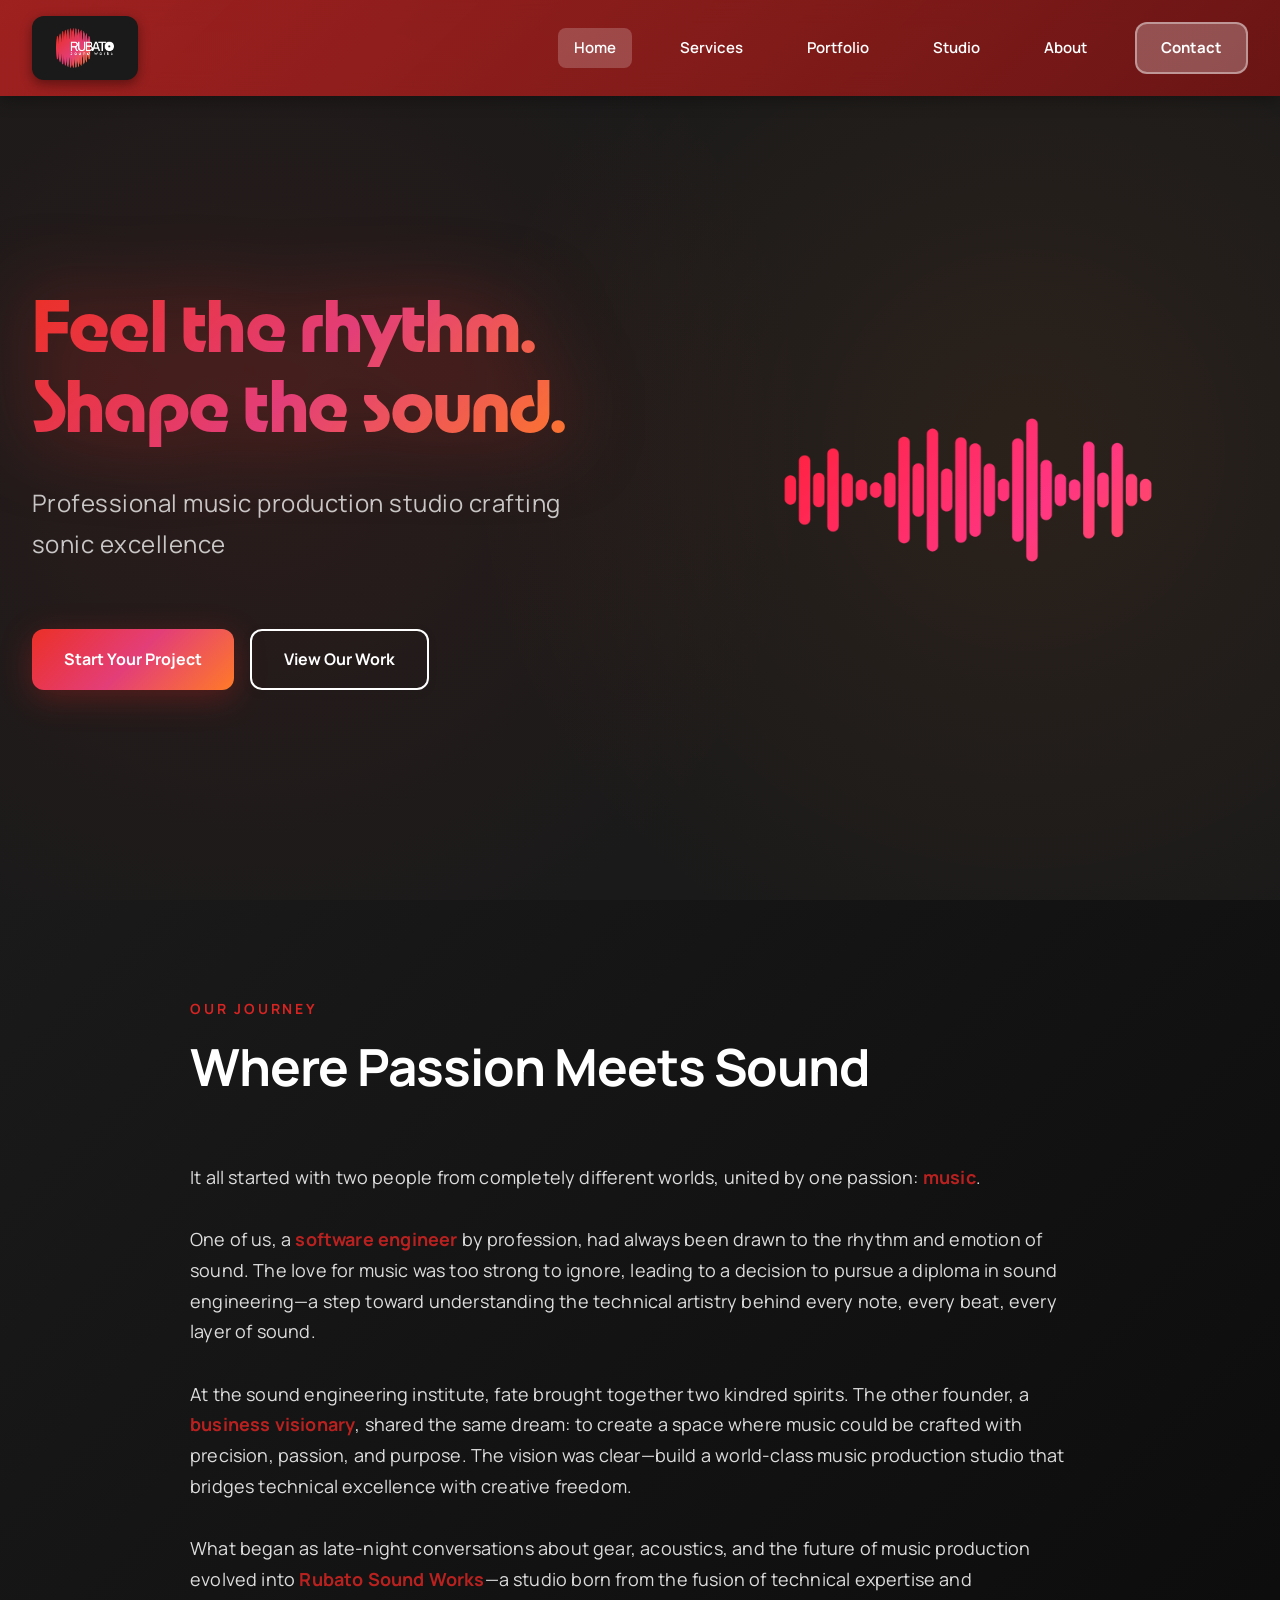
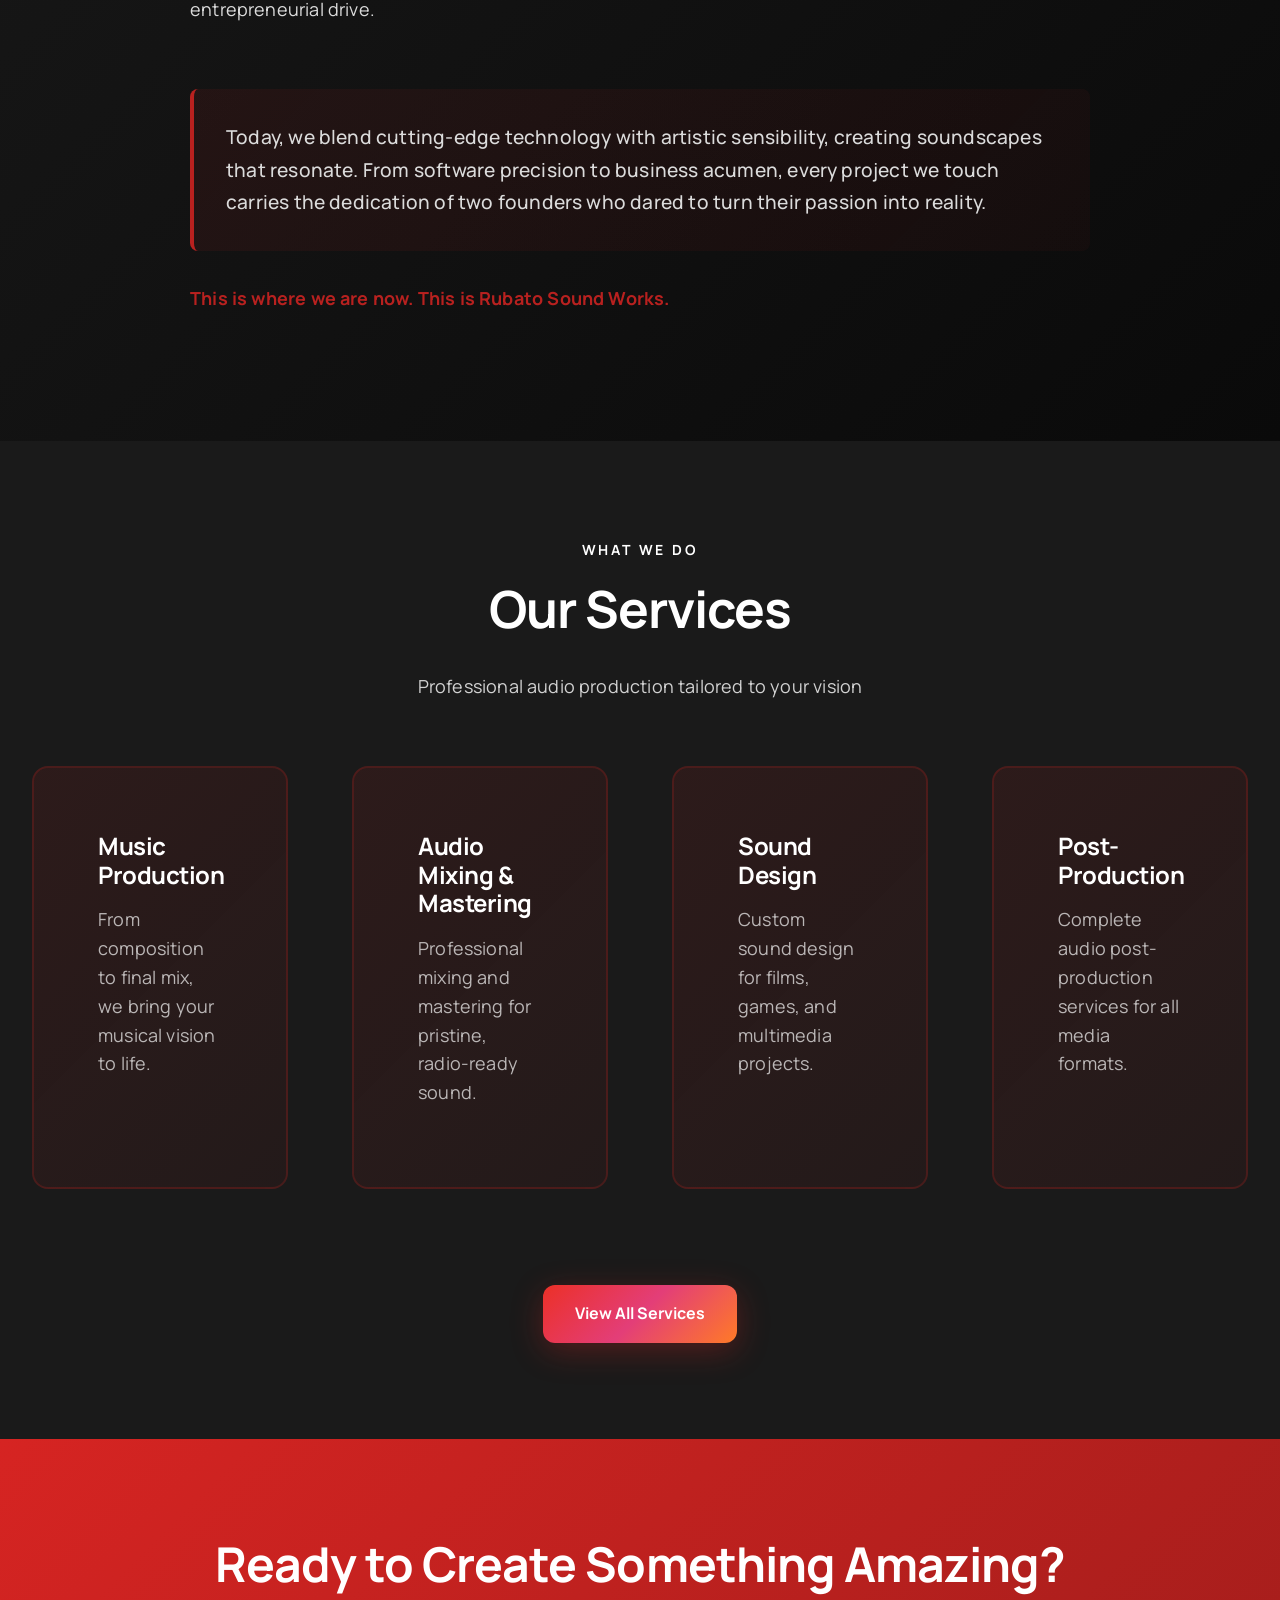
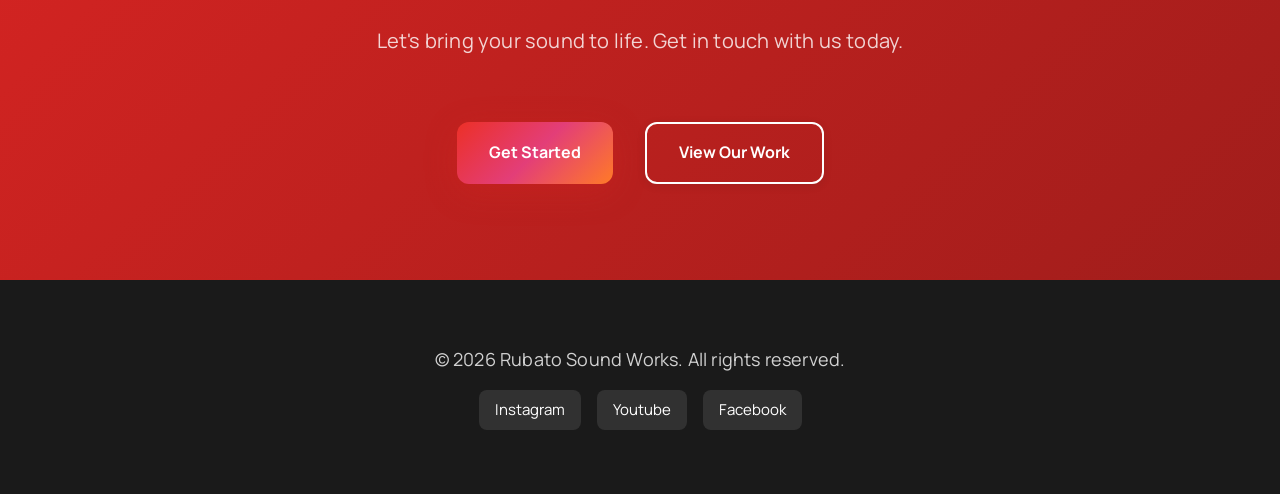
<file: index.html>
<!DOCTYPE html>
<html lang="en">
<head>
    <meta charset="UTF-8">
    <meta name="viewport" content="width=device-width, initial-scale=1.0">
    <title>Rubato Sound Works - Feel the Rhythm. Shape the Sound.</title>
    <!-- Preload critical resources -->
    <link rel="preload" href="css/style.css?v=25" as="style">
    <link rel="preload" href="content/images/wave.png" as="image">
    <link rel="preload" href="content/images/logo_colour.png" as="image">

    <!-- Typography: Optimized font loading - only essential weights -->
    <link rel="preconnect" href="https://fonts.googleapis.com">
    <link rel="preconnect" href="https://fonts.gstatic.com" crossorigin>
    <!-- Manrope: Only 3 weights (Regular, Semibold, Bold) -->
    <link href="https://fonts.googleapis.com/css2?family=Manrope:wght@400;600;700&display=swap" rel="stylesheet">
    <!-- Space Grotesk: Only 2 weights (Regular, Bold) for hero titles -->
    <link href="https://fonts.googleapis.com/css2?family=Space+Grotesk:wght@400;700&display=swap" rel="stylesheet">
    <link rel="stylesheet" href="css/style.css?v=27">
    <link rel="icon" href="content/images/logo_colour.png">
</head>
<body>
    <nav class="nav" id="nav">
        <div class="nav-container">
            <a href="index.html" class="nav-logo">
                <img src="content/images/logo_colour.png" alt="Rubato Sound Works">
            </a>
            <div class="nav-menu" id="navMenu">
                <a href="index.html" class="nav-link active">Home</a>
                <a href="services.html" class="nav-link">Services</a>
                <a href="portfolio.html" class="nav-link">Portfolio</a>
                <a href="studio.html" class="nav-link">Studio</a>
                <a href="about.html" class="nav-link">About</a>
                <a href="contact.html" class="nav-link-cta">Contact</a>
            </div>
            <button class="nav-toggle" id="navToggle"><span></span><span></span><span></span></button>
        </div>
    </nav>

    <section class="hero" id="home">
        <div class="hero-container">
            <div class="hero-content">
                <h1 class="hero-title" id="heroTitle"></h1>
                <p class="hero-subtitle" id="heroSubtitle"></p>
                <div class="hero-cta" id="heroCta"></div>
            </div>
            <div class="hero-visual">
                <!-- Gradient wave applied via CSS mask in ::before pseudo-element -->
            </div>
        </div>
    </section>

    <!-- Our Story Section -->
    <section class="our-story fade-in-section">
        <div class="container">
            <div class="story-content">
                <div class="story-text">
                    <span class="label">Our Journey</span>
                    <h2>Where Passion Meets Sound</h2>
                    <div class="story-narrative">
                        <p>It all started with two people from completely different worlds, united by one passion: <strong>music</strong>.</p>

                        <p>One of us, a <strong>software engineer</strong> by profession, had always been drawn to the rhythm and emotion of sound. The love for music was too strong to ignore, leading to a decision to pursue a diploma in sound engineering—a step toward understanding the technical artistry behind every note, every beat, every layer of sound.</p>

                        <p>At the sound engineering institute, fate brought together two kindred spirits. The other founder, a <strong>business visionary</strong>, shared the same dream: to create a space where music could be crafted with precision, passion, and purpose. The vision was clear—build a world-class music production studio that bridges technical excellence with creative freedom.</p>

                        <p>What began as late-night conversations about gear, acoustics, and the future of music production evolved into <strong>Rubato Sound Works</strong>—a studio born from the fusion of technical expertise and entrepreneurial drive.</p>

                        <p class="story-highlight">Today, we blend cutting-edge technology with artistic sensibility, creating soundscapes that resonate. From software precision to business acumen, every project we touch carries the dedication of two founders who dared to turn their passion into reality.</p>

                        <p><strong>This is where we are now. This is Rubato Sound Works.</strong></p>
                    </div>
                </div>
            </div>
        </div>
    </section>

    <!-- Quick Services Preview -->
    <section class="services-preview fade-in-section">
        <div class="container">
            <div class="section-header">
                <span class="label">What We Do</span>
                <h2>Our Services</h2>
                <p>Professional audio production tailored to your vision</p>
            </div>
            <div class="services-preview-grid">
                <div class="service-preview-card fade-in-item">
                    <h3>Music Production</h3>
                    <p>From composition to final mix, we bring your musical vision to life.</p>
                </div>
                <div class="service-preview-card fade-in-item">
                    <h3>Audio Mixing & Mastering</h3>
                    <p>Professional mixing and mastering for pristine, radio-ready sound.</p>
                </div>
                <div class="service-preview-card fade-in-item">
                    <h3>Sound Design</h3>
                    <p>Custom sound design for films, games, and multimedia projects.</p>
                </div>
                <div class="service-preview-card fade-in-item">
                    <h3>Post-Production</h3>
                    <p>Complete audio post-production services for all media formats.</p>
                </div>
            </div>
            <div class="cta-center">
                <a href="services.html" class="btn btn-primary">View All Services</a>
            </div>
        </div>
    </section>

    <!-- Call to Action -->
    <section class="cta-section fade-in-section">
        <div class="container">
            <div class="cta-content">
                <h2>Ready to Create Something Amazing?</h2>
                <p>Let's bring your sound to life. Get in touch with us today.</p>
                <div class="cta-buttons">
                    <a href="contact.html" class="btn btn-primary">Get Started</a>
                    <a href="portfolio.html" class="btn btn-secondary">View Our Work</a>
                </div>
            </div>
        </div>
    </section>

    <footer class="footer">
        <p>&copy; 2026 <span id="footerName"></span>. All rights reserved.</p>
        <div id="footerSocial"></div>
    </footer>

    <script src="js/main.js"></script>
</body>
</html>
</file>
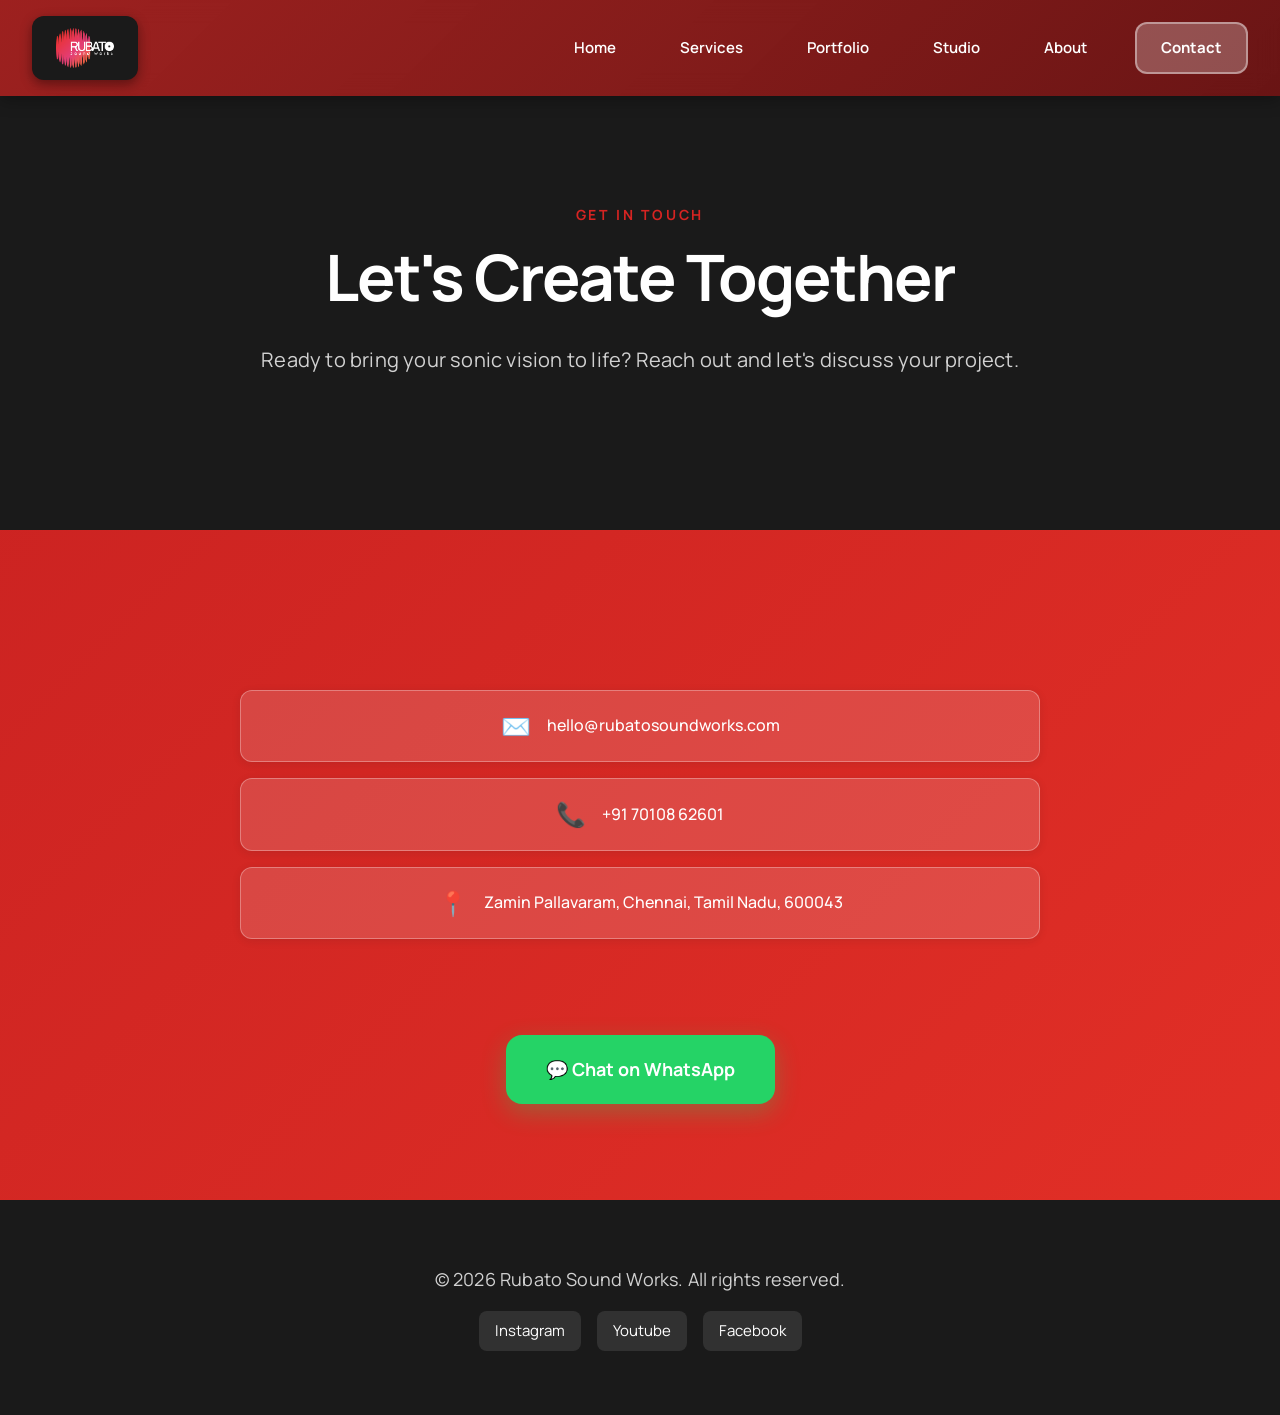
<file: contact.html>
<!DOCTYPE html>
<html lang="en">
<head>
    <meta charset="UTF-8">
    <meta name="viewport" content="width=device-width, initial-scale=1.0">
    <title>Contact - Rubato Sound Works</title>
    <link rel="preload" href="css/style.css?v=25" as="style">
    <link rel="preload" href="content/images/logo_colour.png" as="image">

    <link rel="preconnect" href="https://fonts.googleapis.com">
    <link rel="preconnect" href="https://fonts.gstatic.com" crossorigin>
    <link href="https://fonts.googleapis.com/css2?family=Manrope:wght@400;600;700&display=swap" rel="stylesheet">
    <link href="https://fonts.googleapis.com/css2?family=Space+Grotesk:wght@400;700&display=swap" rel="stylesheet">
    <link rel="stylesheet" href="css/style.css?v=25">
    <link rel="icon" href="content/images/logo_colour.png">
</head>
<body>
    <nav class="nav" id="nav">
        <div class="nav-container">
            <a href="index.html" class="nav-logo">
                <img src="content/images/logo_colour.png" alt="Rubato Sound Works">
            </a>
            <div class="nav-menu" id="navMenu">
                <a href="index.html" class="nav-link">Home</a>
                <a href="services.html" class="nav-link">Services</a>
                <a href="portfolio.html" class="nav-link">Portfolio</a>
                <a href="studio.html" class="nav-link">Studio</a>
                <a href="about.html" class="nav-link">About</a>
                <a href="contact.html" class="nav-link-cta active">Contact</a>
            </div>
            <button class="nav-toggle" id="navToggle"><span></span><span></span><span></span></button>
        </div>
    </nav>

    <section class="page-hero">
        <div class="container">
            <div class="page-hero-content">
                <span class="label">Get In Touch</span>
                <h1 class="page-title" id="contactTitle"></h1>
                <p class="page-description" id="contactDescription"></p>
            </div>
        </div>
    </section>

    <section class="contact page-section">
        <div class="container">
            <div class="contact-content">
                <div class="contact-details" id="contactDetails"></div>
                <a href="#" id="whatsappBtn" class="btn-whatsapp">💬 Chat on WhatsApp</a>
            </div>
        </div>
    </section>

    <footer class="footer">
        <p>&copy; 2026 <span id="footerName"></span>. All rights reserved.</p>
        <div id="footerSocial"></div>
    </footer>

    <script src="js/main.js"></script>
</body>
</html>
</file>
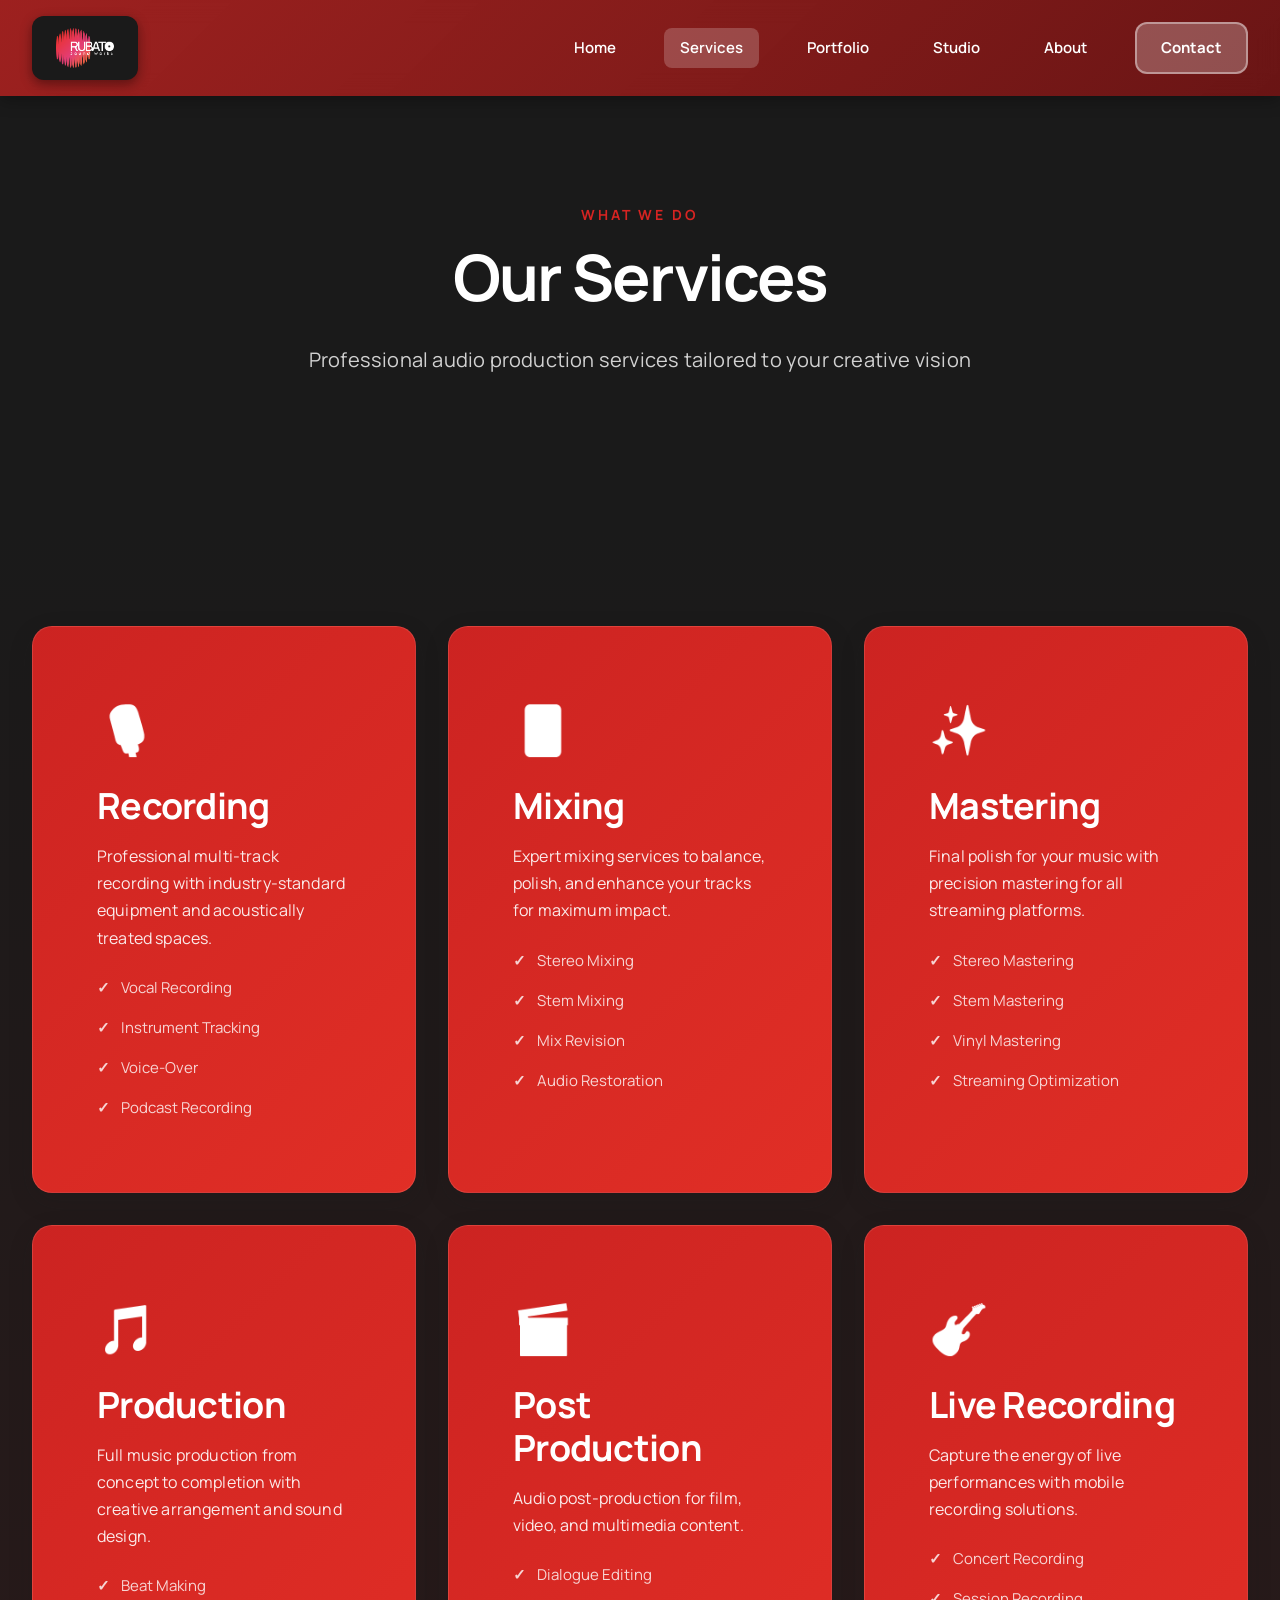
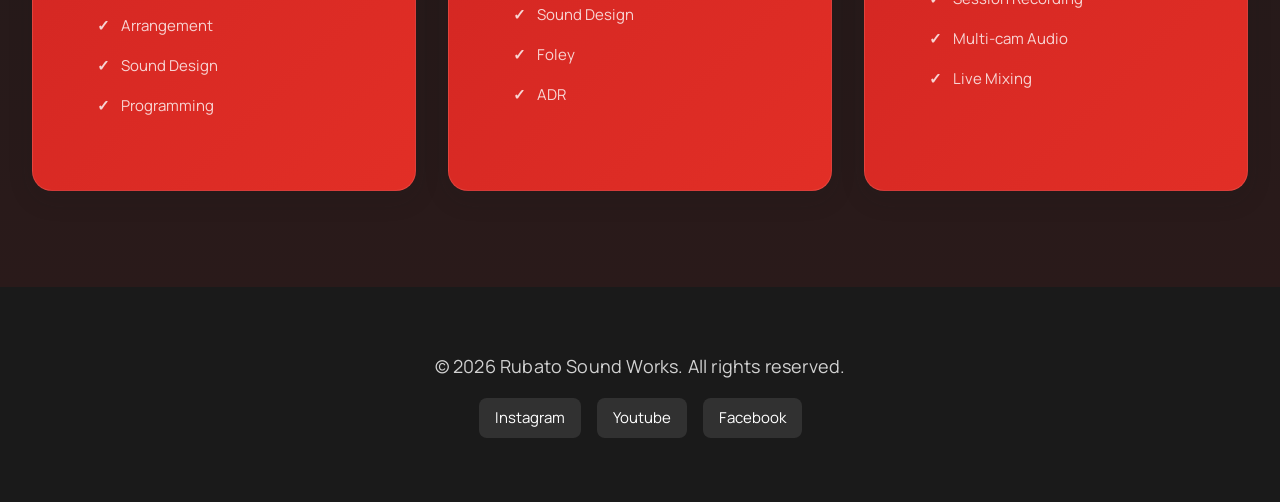
<file: services.html>
<!DOCTYPE html>
<html lang="en">
<head>
    <meta charset="UTF-8">
    <meta name="viewport" content="width=device-width, initial-scale=1.0">
    <title>Services - Rubato Sound Works</title>
    <link rel="preload" href="css/style.css?v=25" as="style">
    <link rel="preload" href="content/images/logo_colour.png" as="image">

    <link rel="preconnect" href="https://fonts.googleapis.com">
    <link rel="preconnect" href="https://fonts.gstatic.com" crossorigin>
    <link href="https://fonts.googleapis.com/css2?family=Manrope:wght@400;600;700&display=swap" rel="stylesheet">
    <link href="https://fonts.googleapis.com/css2?family=Space+Grotesk:wght@400;700&display=swap" rel="stylesheet">
    <link rel="stylesheet" href="css/style.css?v=25">
    <link rel="icon" href="content/images/logo_colour.png">
</head>
<body>
    <nav class="nav" id="nav">
        <div class="nav-container">
            <a href="index.html" class="nav-logo">
                <img src="content/images/logo_colour.png" alt="Rubato Sound Works">
            </a>
            <div class="nav-menu" id="navMenu">
                <a href="index.html" class="nav-link">Home</a>
                <a href="services.html" class="nav-link active">Services</a>
                <a href="portfolio.html" class="nav-link">Portfolio</a>
                <a href="studio.html" class="nav-link">Studio</a>
                <a href="about.html" class="nav-link">About</a>
                <a href="contact.html" class="nav-link-cta">Contact</a>
            </div>
            <button class="nav-toggle" id="navToggle"><span></span><span></span><span></span></button>
        </div>
    </nav>

    <section class="page-hero">
        <div class="container">
            <div class="page-hero-content">
                <span class="label">What We Do</span>
                <h1 class="page-title">Our Services</h1>
                <p class="page-description">Professional audio production services tailored to your creative vision</p>
            </div>
        </div>
    </section>

    <section class="services page-section">
        <div class="container">
            <div class="services-grid" id="servicesGrid"></div>
        </div>
    </section>

    <footer class="footer">
        <p>&copy; 2026 <span id="footerName"></span>. All rights reserved.</p>
        <div id="footerSocial"></div>
    </footer>

    <script src="js/main.js"></script>
</body>
</html>
</file>
<file: css/style.css>
/* ===================================
   RUBATO SOUND WORKS - 3D STUDIO WEBSITE
   Color Scheme & Typography System
   =================================== */

/* ===================================
   FONT FACE - New Astro Font Family
   =================================== */

@font-face {
    font-family: 'New Astro';
    src: url('../content/Fonts/New Astro/New Astro Light.otf') format('opentype');
    font-weight: 300;
    font-style: normal;
    font-display: swap;
}

@font-face {
    font-family: 'New Astro';
    src: url('../content/Fonts/New Astro/New Astro Regular.otf') format('opentype');
    font-weight: 400;
    font-style: normal;
    font-display: swap;
}

@font-face {
    font-family: 'New Astro';
    src: url('../content/Fonts/New Astro/New Astro Medium.otf') format('opentype');
    font-weight: 500;
    font-style: normal;
    font-display: swap;
}

@font-face {
    font-family: 'New Astro';
    src: url('../content/Fonts/New Astro/New Astro SemiBold.otf') format('opentype');
    font-weight: 600;
    font-style: normal;
    font-display: swap;
}

@font-face {
    font-family: 'New Astro';
    src: url('../content/Fonts/New Astro/New Astro Bold.otf') format('opentype');
    font-weight: 700;
    font-style: normal;
    font-display: swap;
}

/* New Astro Soft variants */
@font-face {
    font-family: 'New Astro Soft';
    src: url('../content/Fonts/New Astro/New Astro Soft Light.otf') format('opentype');
    font-weight: 300;
    font-style: normal;
    font-display: swap;
}

@font-face {
    font-family: 'New Astro Soft';
    src: url('../content/Fonts/New Astro/New Astro Soft Regular.otf') format('opentype');
    font-weight: 400;
    font-style: normal;
    font-display: swap;
}

@font-face {
    font-family: 'New Astro Soft';
    src: url('../content/Fonts/New Astro/New Astro Soft Medium.otf') format('opentype');
    font-weight: 500;
    font-style: normal;
    font-display: swap;
}

@font-face {
    font-family: 'New Astro Soft';
    src: url('../content/Fonts/New Astro/New Astro Soft SemiBold.otf') format('opentype');
    font-weight: 600;
    font-style: normal;
    font-display: swap;
}

@font-face {
    font-family: 'New Astro Soft';
    src: url('../content/Fonts/New Astro/New Astro Soft Bold.otf') format('opentype');
    font-weight: 700;
    font-style: normal;
    font-display: swap;
}

:root {
    /* Core Brand Colors - Exact from Branding Doc */
    --red-primary: #D62422;
    --charcoal: #1A1A1A;  /* Updated to pure neutral gray (no brown tint) */
    --charcoal-brand: #1C1919;  /* Original from branding doc */
    --white: #FFFFFF;

    /* Gradient Colors - Red-Pink-Orange Dynamic Gradient */
    --gradient-start: #EC3027;
    --gradient-mid: #E33E78;
    --gradient-end: #FF7A27;

    /* Derived Colors */
    --red-dark: #A01D1B;
    --charcoal-light: #252525;
    --gray-100: #F5F5F5;
    --gray-200: #E5E5E5;
    --gray-300: #CCCCCC;

    /* Typography - New Astro for headings (bold, expressive), Manrope for body (lighter, supporting) */
    --font-display: 'New Astro', 'Satoshi', 'Space Grotesk', sans-serif;
    --font-hero: 'New Astro', sans-serif;
    --font-body: 'Manrope', -apple-system, BlinkMacSystemFont, 'Segoe UI', sans-serif;

    /* Spacing */
    --spacing-xs: 0.5rem;
    --spacing-sm: 1rem;
    --spacing-md: 2rem;
    --spacing-lg: 4rem;
    --spacing-xl: 6rem;

    /* 3D Effects */
    --shadow-sm: 0 2px 8px rgba(28, 25, 25, 0.1);
    --shadow-md: 0 8px 24px rgba(28, 25, 25, 0.15);
    --shadow-lg: 0 16px 48px rgba(28, 25, 25, 0.2);
    --shadow-red: 0 8px 32px rgba(214, 36, 34, 0.3);

    /* Transitions */
    --transition-fast: 0.2s cubic-bezier(0.4, 0, 0.2, 1);
    --transition-base: 0.3s cubic-bezier(0.4, 0, 0.2, 1);
    --transition-slow: 0.5s cubic-bezier(0.4, 0, 0.2, 1);
}

/* ===================================
   RESET & BASE STYLES
   =================================== */

* {
    margin: 0;
    padding: 0;
    box-sizing: border-box;
}

html {
    scroll-behavior: smooth;
    font-size: 16px;
}

body {
    font-family: var(--font-body);
    font-weight: 400;
    line-height: 1.6;
    color: var(--charcoal);
    background: #1A1A1A;
    overflow-x: hidden;
    -webkit-font-smoothing: antialiased;
    -moz-osx-font-smoothing: grayscale;
}

/* ===================================
   TYPOGRAPHY - New Astro (Hero Title Only) + Manrope (Everything Else)
   Tone: "Creative, but intentional"
   =================================== */

h1, h2, h3, h4, h5, h6 {
    font-family: var(--font-body);
    font-weight: 700;
    line-height: 1.2;
    color: var(--charcoal);
    letter-spacing: -0.02em;
}

/* RUBATO - Bold, expressive, hero element */
h1 {
    font-size: clamp(2.5rem, 5vw, 4.5rem);
    margin-bottom: var(--spacing-md);
    font-weight: 900;
    letter-spacing: -0.03em;
}

h2 {
    font-size: clamp(2rem, 4vw, 3.5rem);
    margin-bottom: var(--spacing-md);
    font-weight: 700;
}

h3 {
    font-size: clamp(1.5rem, 3vw, 2.25rem);
    margin-bottom: var(--spacing-sm);
    font-weight: 700;
}

h4 {
    font-size: clamp(1.25rem, 2.5vw, 1.75rem);
    margin-bottom: var(--spacing-sm);
    font-weight: 600;
}

/* SOUNDWORKS - Lighter, spaced out, supporting element */
p {
    font-family: var(--font-body);
    font-size: clamp(1rem, 1.5vw, 1.125rem);
    line-height: 1.7;
    margin-bottom: var(--spacing-sm);
    color: var(--charcoal);
    opacity: 0.85;
    font-weight: 400;
    letter-spacing: 0.01em;
}

.label {
    display: inline-block;
    font-family: var(--font-body);
    font-size: 0.875rem;
    font-weight: 700;
    letter-spacing: 0.2em;
    text-transform: uppercase;
    color: var(--red-primary);
    margin-bottom: var(--spacing-sm);
}

/* ===================================
   LAYOUT & CONTAINERS
   =================================== */

.container {
    max-width: 1400px;
    margin: 0 auto;
    padding: 0 var(--spacing-md);
}

.section-header {
    text-align: center;
    margin-bottom: var(--spacing-lg);
}

.section-header h2 {
    color: var(--white);
}

.section-header .label {
    color: var(--white);
}

.section-header p {
    color: var(--white);
    opacity: 0.8;
}

/* ===================================
   NAVIGATION - Dark Studio Theme
   =================================== */

.nav {
    position: fixed;
    top: 0;
    left: 0;
    right: 0;
    z-index: 1000;
    background: linear-gradient(135deg, rgba(214, 36, 34, 0.7), rgba(160, 29, 27, 0.8), rgba(120, 20, 20, 0.85));
    backdrop-filter: blur(12px);
    box-shadow: 0 4px 16px rgba(0, 0, 0, 0.3);
    transition: all 0.5s ease;
}

.nav-container {
    max-width: 1400px;
    margin: 0 auto;
    padding: var(--spacing-sm) var(--spacing-md);
    display: flex;
    align-items: center;
    justify-content: space-between;
}

.nav-logo {
    background: #1A1A1A;
    padding: 0.75rem 1.5rem;
    border-radius: 12px;
    display: inline-flex;
    align-items: center;
    transition: all var(--transition-base);
    box-shadow: 0 4px 12px rgba(0, 0, 0, 0.4);
}

.nav-logo:hover {
    transform: translateY(-2px);
    box-shadow: 0 6px 16px rgba(0, 0, 0, 0.5);
    background: #252525;
}

.nav-logo img {
    height: 40px;
    width: auto;
    display: block;
}

.nav-menu {
    display: flex;
    gap: var(--spacing-md);
    align-items: center;
}

.nav-link {
    font-size: 0.9375rem;
    font-weight: 600;
    color: var(--white);
    text-decoration: none;
    padding: 0.5rem 1rem;
    border-radius: 8px;
    transition: all var(--transition-fast);
    position: relative;
}

.nav-link:hover,
.nav-link.active {
    color: var(--white);
    background: rgba(255, 255, 255, 0.2);
}

.nav-link-cta {
    background: rgba(255, 255, 255, 0.25);
    color: var(--white) !important;
    padding: 0.75rem 1.5rem;
    border-radius: 12px;
    font-weight: 700;
    border: 2px solid rgba(255, 255, 255, 0.4);
    transition: all var(--transition-base);
    text-decoration: none;
    font-size: 0.9375rem;
}

.nav-link-cta:hover {
    transform: translateY(-2px);
    background: rgba(255, 255, 255, 0.35);
    border-color: var(--white);
}

.nav-toggle {
    display: none;
    flex-direction: column;
    gap: 6px;
    background: none;
    border: none;
    cursor: pointer;
    padding: 8px;
}

.nav-toggle span {
    display: block;
    width: 28px;
    height: 3px;
    background: var(--white);
    border-radius: 2px;
    transition: all 0.3s ease;
    transform-origin: center;
}

/* ===================================
   HERO SECTION - 3D IMMERSIVE
   =================================== */

.hero {
    min-height: 100vh;
    display: flex;
    align-items: center;
    justify-content: center;
    position: relative;
    /* Pure neutral dark gray - no brown tint */
    background: #1A1A1A;
    overflow: hidden;
    padding-top: 80px;
    position: relative;
}

.hero::before {
    content: '';
    position: absolute;
    top: 0;
    left: 0;
    right: 0;
    bottom: 0;
    /* Subtle red gradient accents for depth */
    background:
        radial-gradient(circle at 20% 50%, rgba(236, 48, 39, 0.08) 0%, transparent 50%),
        radial-gradient(circle at 80% 50%, rgba(255, 122, 39, 0.08) 0%, transparent 50%);
    pointer-events: none;
}

.hero-container {
    max-width: 1400px;
    margin: 0 auto;
    padding: 0 var(--spacing-md);
    display: grid;
    grid-template-columns: 1fr 1fr;
    gap: var(--spacing-xl);
    align-items: center;
}

.hero-content {
    z-index: 2;
}

.hero-title {
    font-family: var(--font-hero);
    font-size: clamp(2.5rem, 6vw, 6.5rem);
    font-weight: 700;
    line-height: 1.05;
    margin-bottom: var(--spacing-md);
    letter-spacing: -0.01em;
    /* Glowing gradient red-pink-orange - feels like live audio visualization */
    background: linear-gradient(135deg, var(--gradient-start) 0%, var(--gradient-mid) 50%, var(--gradient-end) 100%);
    -webkit-background-clip: text;
    -webkit-text-fill-color: transparent;
    background-clip: text;
    filter: drop-shadow(0 0 40px rgba(236, 48, 39, 0.5));
    text-transform: none;
}

.hero-title-line {
    display: block;
}

.hero-subtitle {
    font-family: var(--font-body);
    font-size: clamp(1.125rem, 2vw, 1.5rem);
    color: var(--white);
    opacity: 0.75;
    margin-bottom: var(--spacing-lg);
    font-weight: 400;
    letter-spacing: 0.02em;
}

.hero-cta {
    display: flex;
    gap: var(--spacing-sm);
    flex-wrap: wrap;
}

/* ===================================
   PAGE HERO (for other pages)
   =================================== */

.page-hero {
    min-height: 50vh;
    display: flex;
    align-items: center;
    justify-content: center;
    background: #1A1A1A;
    padding: var(--spacing-xl) 0;
    margin-top: 80px;
}

.page-hero-content {
    text-align: center;
    max-width: 800px;
    margin: 0 auto;
}

.page-title {
    font-family: var(--font-body);
    font-size: clamp(2.5rem, 5vw, 4rem);
    font-weight: 700;
    line-height: 1.1;
    margin-bottom: var(--spacing-md);
    color: var(--white);
}

.page-description {
    font-size: 1.25rem;
    color: var(--white);
    opacity: 0.8;
    line-height: 1.6;
    margin-bottom: var(--spacing-md);
}

.page-section {
    padding: var(--spacing-xl) 0;
}

.btn {
    display: inline-flex;
    align-items: center;
    justify-content: center;
    padding: 1rem 2rem;
    font-size: 1rem;
    font-weight: 700;
    text-decoration: none;
    border-radius: 12px;
    transition: all var(--transition-base);
    cursor: pointer;
    border: none;
    font-family: var(--font-primary);
}

.btn-primary {
    background: linear-gradient(135deg, var(--gradient-start), var(--gradient-mid), var(--gradient-end));
    color: var(--white);
    box-shadow: var(--shadow-red);
}

.btn-primary:hover {
    transform: translateY(-4px);
    box-shadow: 0 16px 48px rgba(214, 36, 34, 0.4);
}

.btn-secondary {
    background: var(--white);
    color: var(--charcoal);
    border: 2px solid var(--charcoal);
    box-shadow: var(--shadow-sm);
}

.btn-secondary:hover {
    background: var(--charcoal);
    color: var(--white);
    transform: translateY(-4px);
}

/* Hero 3D Visual Elements */
.hero-visual {
    position: relative;
    height: 600px;
    display: flex;
    align-items: center;
    justify-content: center;
}

.floating-card {
    position: absolute;
    background: rgba(255, 255, 255, 0.98);
    border-radius: 24px;
    box-shadow: 0 16px 48px rgba(28, 25, 25, 0.12);
    padding: var(--spacing-md);
    backdrop-filter: blur(12px);
    border: 1px solid rgba(214, 36, 34, 0.1);
    transition: all var(--transition-slow);
    animation: float 6s ease-in-out infinite;
}

.floating-card:hover {
    transform: translateY(-12px) scale(1.05);
    box-shadow: 0 24px 64px rgba(214, 36, 34, 0.2);
    border-color: rgba(214, 36, 34, 0.3);
}

/* ===================================
   HERO VISUAL - Animated Gradient Wave (Crisp Edges)
   =================================== */

.hero-visual {
    position: relative;
    display: flex;
    align-items: center;
    justify-content: center;
}

.hero-visual::before {
    content: '';
    position: absolute;
    top: 50%;
    left: 50%;
    transform: translate(-50%, -50%);
    width: 100%;
    max-width: 500px;
    height: 400px;
    background: linear-gradient(135deg,
        var(--red-primary) 0%,
        #E33E78 30%,
        #FF7A27 60%,
        var(--red-primary) 100%);
    background-size: 200% 200%;
    -webkit-mask: url('../content/images/wave.png') center/contain no-repeat;
    mask: url('../content/images/wave.png') center/contain no-repeat;
    -webkit-mask-composite: source-in;
    mask-composite: intersect;
    animation: waveFloat 4s ease-in-out infinite, gradientShift 8s ease-in-out infinite;
    pointer-events: none;
    filter: contrast(1.2) brightness(1.1);
    /* Crisp edges */
    image-rendering: -webkit-optimize-contrast;
    image-rendering: crisp-edges;
}

/* Add sharp outline/border effect */
.hero-visual::after {
    content: '';
    position: absolute;
    top: 50%;
    left: 50%;
    transform: translate(-50%, -50%);
    width: 100%;
    max-width: 500px;
    height: 400px;
    background: linear-gradient(135deg,
        var(--red-primary) 0%,
        #E33E78 30%,
        #FF7A27 60%,
        var(--red-primary) 100%);
    background-size: 200% 200%;
    -webkit-mask: url('../content/images/wave.png') center/contain no-repeat;
    mask: url('../content/images/wave.png') center/contain no-repeat;
    animation: waveFloat 4s ease-in-out infinite, gradientShift 8s ease-in-out infinite;
    pointer-events: none;
    filter: drop-shadow(0 0 2px rgba(214, 36, 34, 0.8))
            drop-shadow(0 0 4px rgba(214, 36, 34, 0.6))
            drop-shadow(0 0 1px rgba(255, 255, 255, 0.3));
    z-index: -1;
}

@keyframes waveFloat {
    0%, 100% {
        transform: translate(-50%, -50%) translateY(0px) scale(1);
    }
    50% {
        transform: translate(-50%, -50%) translateY(-20px) scale(1.02);
    }
}

@keyframes gradientShift {
    0% {
        background-position: 0% 50%;
    }
    50% {
        background-position: 100% 50%;
    }
    100% {
        background-position: 0% 50%;
    }
}

/* ===================================
   SERVICES SECTION
   =================================== */

.services {
    padding: var(--spacing-xl) 0;
    background: linear-gradient(180deg, #1A1A1A 0%, #2A1A1A 100%);
}

.services-grid {
    display: grid;
    grid-template-columns: repeat(auto-fit, minmax(320px, 1fr));
    gap: var(--spacing-md);
}

.service-card {
    background: linear-gradient(135deg, rgba(214, 36, 34, 0.95), rgba(236, 48, 39, 0.95));
    border-radius: 20px;
    padding: var(--spacing-lg);
    box-shadow: var(--shadow-md);
    transition: all var(--transition-base);
    border: 1px solid rgba(255, 255, 255, 0.1);
    position: relative;
    overflow: hidden;
}

.service-card::before {
    content: '';
    position: absolute;
    top: 0;
    left: 0;
    right: 0;
    height: 4px;
    background: var(--white);
    transform: scaleX(0);
    transition: transform var(--transition-base);
}

.service-card:hover::before {
    transform: scaleX(1);
}

.service-card:hover {
    transform: translateY(-8px);
    box-shadow: 0 16px 48px rgba(214, 36, 34, 0.5);
}

.service-icon {
    font-size: 3rem;
    margin-bottom: var(--spacing-sm);
    display: inline-block;
    filter: brightness(0) invert(1);
}

.service-card h3 {
    color: var(--white);
    margin-bottom: var(--spacing-sm);
    font-weight: 700;
}

.service-card p {
    color: var(--white);
    opacity: 0.9;
    font-size: 1rem;
    margin-bottom: var(--spacing-sm);
}

.service-features {
    list-style: none;
    margin-top: var(--spacing-sm);
}

.service-features li {
    padding: 0.5rem 0;
    color: var(--white);
    opacity: 0.8;
    font-size: 0.9375rem;
    padding-left: 1.5rem;
    position: relative;
}

.service-features li::before {
    content: '✓';
    position: absolute;
    left: 0;
    color: var(--white);
    font-weight: 700;
}

/* ===================================
   PORTFOLIO SECTION
   =================================== */

.portfolio {
    padding: var(--spacing-xl) 0;
    background: #1A1A1A;
}

.portfolio-grid {
    display: grid;
    grid-template-columns: repeat(auto-fit, minmax(300px, 1fr));
    gap: var(--spacing-md);
}

.portfolio-item {
    background: linear-gradient(135deg, rgba(214, 36, 34, 0.1), rgba(214, 36, 34, 0.05));
    border: 2px solid rgba(214, 36, 34, 0.3);
    border-radius: 20px;
    overflow: hidden;
    box-shadow: var(--shadow-md);
    transition: all var(--transition-base);
    cursor: pointer;
}

.portfolio-item:hover {
    transform: translateY(-8px) scale(1.02);
    box-shadow: 0 16px 48px rgba(214, 36, 34, 0.4);
    border-color: var(--red-primary);
}

.portfolio-image {
    width: 100%;
    aspect-ratio: 16/10;
    object-fit: cover;
    background: linear-gradient(135deg, var(--gradient-start), var(--gradient-end));
}

.portfolio-content {
    padding: var(--spacing-md);
}

.portfolio-type {
    font-size: 0.875rem;
    color: var(--white);
    font-weight: 600;
    text-transform: uppercase;
    letter-spacing: 0.1em;
    margin-bottom: 0.5rem;
}

.portfolio-item h3 {
    color: var(--white);
    margin-bottom: 0.5rem;
    font-size: 1.5rem;
}

.portfolio-artist {
    color: var(--white);
    opacity: 0.7;
    font-size: 0.9375rem;
    margin-bottom: 0.75rem;
}

.portfolio-description {
    color: var(--white);
    opacity: 0.8;
    font-size: 0.9375rem;
}

/* ===================================
   STUDIO GALLERY SECTION
   =================================== */

.studio-gallery {
    padding: var(--spacing-xl) 0;
    background: linear-gradient(180deg, rgba(214, 36, 34, 0.95) 0%, rgba(214, 36, 34, 0.85) 100%);
}

.studio-images {
    display: grid;
    grid-template-columns: repeat(auto-fit, minmax(300px, 1fr));
    gap: var(--spacing-md);
    margin-top: var(--spacing-lg);
}

.studio-image-item {
    position: relative;
    overflow: hidden;
    border-radius: 16px;
    box-shadow: var(--shadow-md);
    transition: all var(--transition-base);
    aspect-ratio: 4/3;
}

.studio-image-item:hover {
    transform: translateY(-8px);
    box-shadow: var(--shadow-lg);
}

.studio-image-wrapper {
    position: relative;
    width: 100%;
    height: 100%;
    overflow: hidden;
}

.studio-image-wrapper img {
    width: 100%;
    height: 100%;
    object-fit: cover;
    transition: transform var(--transition-slow);
}

.studio-image-item:hover .studio-image-wrapper img {
    transform: scale(1.1);
}

.studio-image-overlay {
    position: absolute;
    bottom: 0;
    left: 0;
    right: 0;
    background: linear-gradient(to top, rgba(26, 26, 26, 0.9), transparent);
    padding: var(--spacing-md);
    transform: translateY(100%);
    transition: transform var(--transition-base);
}

.studio-image-item:hover .studio-image-overlay {
    transform: translateY(0);
}

.studio-image-caption {
    color: var(--white);
    font-weight: 600;
    font-size: 0.9375rem;
}

/* ===================================
   ABOUT SECTION
   =================================== */

.about {
    padding: var(--spacing-xl) 0;
    background: #1A1A1A;
}

.about-content {
    display: grid;
    grid-template-columns: 1fr 1fr;
    gap: var(--spacing-xl);
    align-items: center;
}

.about-text {
    max-width: 600px;
}

.about-text h2 {
    color: var(--white);
}

.about-text p {
    color: var(--white);
    opacity: 0.8;
}

.about-stats {
    display: grid;
    grid-template-columns: repeat(3, 1fr);
    gap: var(--spacing-md);
    margin-top: var(--spacing-lg);
}

.stat-item {
    text-align: center;
    padding: var(--spacing-md);
    background: linear-gradient(135deg, rgba(214, 36, 34, 0.9), rgba(236, 48, 39, 0.9));
    border-radius: 16px;
    border: 1px solid rgba(255, 255, 255, 0.2);
    transition: all var(--transition-base);
}

.stat-item:hover {
    transform: translateY(-4px);
    box-shadow: 0 12px 32px rgba(214, 36, 34, 0.5);
}

.stat-number {
    display: block;
    font-size: 2.5rem;
    font-weight: 800;
    color: var(--white);
    margin-bottom: 0.5rem;
}

.stat-label {
    display: block;
    font-size: 0.9375rem;
    color: var(--white);
    opacity: 0.9;
    font-weight: 600;
}

/* ===================================
   SCROLL ANIMATIONS - Fade In
   =================================== */

.fade-in-section {
    opacity: 0;
    transform: translateY(30px);
    transition: opacity 0.8s ease-out, transform 0.8s ease-out;
}

.fade-in-section.is-visible {
    opacity: 1;
    transform: translateY(0);
}

/* Stagger animation for grid items */
.fade-in-item {
    opacity: 0;
    transform: translateY(20px);
    transition: opacity 0.6s ease-out, transform 0.6s ease-out;
}

.fade-in-item.is-visible {
    opacity: 1;
    transform: translateY(0);
}

.fade-in-item:nth-child(1) { transition-delay: 0.1s; }
.fade-in-item:nth-child(2) { transition-delay: 0.2s; }
.fade-in-item:nth-child(3) { transition-delay: 0.3s; }
.fade-in-item:nth-child(4) { transition-delay: 0.4s; }

/* ===================================
   OUR STORY SECTION
   =================================== */

.our-story {
    background: linear-gradient(135deg, #1A1A1A 0%, #0A0A0A 100%);
    padding: var(--spacing-xl) 0;
    color: var(--white);
}

.story-content {
    max-width: 900px;
    margin: 0 auto;
}

.story-text {
    text-align: left;
    color: var(--white);
}

.story-text .label {
    color: var(--red-primary);
}

.story-text h2 {
    font-size: clamp(2.5rem, 4vw, 3.5rem);
    color: var(--white);
    margin-bottom: var(--spacing-lg);
}

.story-narrative {
    font-size: 1.125rem;
    line-height: 1.8;
    color: var(--white);
}

.story-narrative p {
    margin-bottom: var(--spacing-md);
    color: var(--white);
}

.story-narrative strong {
    color: var(--red-primary);
    font-weight: 700;
}

.story-highlight {
    background: linear-gradient(135deg, rgba(214, 36, 34, 0.1), rgba(214, 36, 34, 0.05));
    border-left: 4px solid var(--red-primary);
    padding: var(--spacing-md);
    border-radius: 8px;
    margin: var(--spacing-lg) 0;
    font-size: 1.2rem;
    font-weight: 500;
    color: var(--white);
}

/* ===================================
   SERVICES PREVIEW (Home Page)
   =================================== */

.services-preview {
    background: var(--charcoal);
    padding: var(--spacing-xl) 0;
    color: var(--white);
}

.services-preview-grid {
    display: grid;
    grid-template-columns: repeat(auto-fit, minmax(250px, 1fr));
    gap: var(--spacing-lg);
    margin-top: var(--spacing-lg);
}

.service-preview-card {
    background: linear-gradient(135deg, rgba(214, 36, 34, 0.1), rgba(214, 36, 34, 0.05));
    border: 2px solid rgba(214, 36, 34, 0.2);
    border-radius: 16px;
    padding: var(--spacing-lg);
    transition: all var(--transition-base);
}

.service-preview-card:hover {
    transform: translateY(-8px);
    border-color: var(--red-primary);
    box-shadow: 0 20px 40px rgba(214, 36, 34, 0.3);
}

.service-preview-card h3 {
    color: var(--white);
    font-size: 1.5rem;
    margin-bottom: var(--spacing-sm);
}

.service-preview-card p {
    color: rgba(255, 255, 255, 0.8);
    line-height: 1.6;
}

.cta-center {
    text-align: center;
    margin-top: var(--spacing-xl);
}

/* ===================================
   CTA SECTION
   =================================== */

.cta-section {
    background: linear-gradient(135deg, var(--red-primary), #A01D1B);
    padding: var(--spacing-xl) 0;
    text-align: center;
}

.cta-content h2 {
    color: var(--white);
    font-size: clamp(2rem, 4vw, 3rem);
    margin-bottom: var(--spacing-md);
}

.cta-content p {
    color: rgba(255, 255, 255, 0.95);
    font-size: 1.25rem;
    margin-bottom: var(--spacing-lg);
    max-width: 600px;
    margin-left: auto;
    margin-right: auto;
}

.cta-buttons {
    display: flex;
    gap: var(--spacing-md);
    justify-content: center;
    flex-wrap: wrap;
}

.btn-secondary {
    background: transparent;
    border: 2px solid var(--white);
    color: var(--white);
}

.btn-secondary:hover {
    background: var(--white);
    color: var(--red-primary);
}

/* ===================================
   FOUNDERS SECTION
   =================================== */

.founders-section {
    margin-top: var(--spacing-lg);
    padding-top: var(--spacing-lg);
    border-top: 2px solid rgba(214, 36, 34, 0.3);
}

.founders-section h2 {
    color: var(--white);
}

.founders-grid {
    display: grid;
    grid-template-columns: repeat(auto-fit, minmax(280px, 1fr));
    gap: var(--spacing-md);
    margin-top: var(--spacing-md);
    max-width: 800px;
    margin-left: auto;
    margin-right: auto;
}

.founder-card {
    background: linear-gradient(135deg, rgba(214, 36, 34, 0.1), rgba(214, 36, 34, 0.05));
    border: 2px solid rgba(214, 36, 34, 0.3);
    border-radius: 16px;
    overflow: hidden;
    box-shadow: var(--shadow-md);
    transition: all var(--transition-base);
    perspective: 1000px;
}

.founder-card:hover {
    transform: translateY(-8px) rotateY(2deg);
    box-shadow: 0 12px 32px rgba(214, 36, 34, 0.4);
    border-color: var(--red-primary);
}

.founder-image-wrapper {
    width: 100%;
    aspect-ratio: 1;
    overflow: hidden;
    background: linear-gradient(135deg, var(--gradient-start), var(--gradient-end));
    display: flex;
    align-items: center;
    justify-content: center;
}

.founder-image-wrapper img {
    width: 100%;
    height: 100%;
    object-fit: cover;
    transition: transform var(--transition-slow);
}

.founder-card:hover .founder-image-wrapper img {
    transform: scale(1.05);
}

.founder-info {
    padding: var(--spacing-sm) var(--spacing-md);
    text-align: center;
}

.founder-name {
    font-size: 1.25rem;
    font-weight: 700;
    color: var(--white);
    margin-bottom: 0.25rem;
}

.founder-role {
    font-size: 0.875rem;
    font-weight: 600;
    color: var(--white);
    text-transform: uppercase;
    letter-spacing: 0.05em;
    margin-bottom: var(--spacing-xs);
}

.founder-bio {
    font-size: 0.875rem;
    color: var(--white);
    opacity: 0.8;
    line-height: 1.5;
}

/* ===================================
   CONTACT SECTION
   =================================== */

.contact {
    padding: var(--spacing-xl) 0;
    background: linear-gradient(135deg, rgba(214, 36, 34, 0.95), rgba(236, 48, 39, 0.95));
}

.contact-content {
    max-width: 800px;
    margin: 0 auto;
    text-align: center;
}

.contact-content h2 {
    color: var(--white);
}

.contact-content p {
    color: var(--white);
    opacity: 0.9;
}

.contact-details {
    display: flex;
    flex-direction: column;
    gap: var(--spacing-sm);
    margin: var(--spacing-lg) 0;
}

.contact-item {
    display: flex;
    align-items: center;
    justify-content: center;
    gap: var(--spacing-sm);
    padding: var(--spacing-sm);
    background: rgba(255, 255, 255, 0.15);
    border: 1px solid rgba(255, 255, 255, 0.3);
    border-radius: 12px;
    box-shadow: var(--shadow-sm);
    transition: all var(--transition-base);
    text-decoration: none;
    color: var(--white);
    font-weight: 500;
}

.contact-item:hover {
    transform: translateY(-2px);
    box-shadow: 0 8px 24px rgba(0, 0, 0, 0.3);
    background: rgba(255, 255, 255, 0.25);
}

.contact-icon {
    font-size: 1.5rem;
}

.btn-whatsapp {
    display: inline-flex;
    align-items: center;
    gap: 0.75rem;
    padding: 1.25rem 2.5rem;
    background: #25D366;
    color: var(--white);
    text-decoration: none;
    border-radius: 16px;
    font-weight: 700;
    font-size: 1.125rem;
    box-shadow: 0 8px 24px rgba(37, 211, 102, 0.3);
    transition: all var(--transition-base);
    margin-top: var(--spacing-md);
}

.btn-whatsapp:hover {
    background: #20BA5A;
    transform: translateY(-4px);
    box-shadow: 0 12px 32px rgba(37, 211, 102, 0.4);
}

/* ===================================
   FOOTER
   =================================== */

.footer {
    background: var(--charcoal);
    color: var(--white);
    padding: var(--spacing-lg) 0;
    text-align: center;
}

.footer p {
    color: var(--white);
    opacity: 0.8;
    margin-bottom: var(--spacing-sm);
}

#footerSocial {
    display: flex;
    gap: var(--spacing-sm);
    justify-content: center;
    flex-wrap: wrap;
}

#footerSocial a {
    color: var(--white);
    text-decoration: none;
    padding: 0.5rem 1rem;
    border-radius: 8px;
    background: rgba(255, 255, 255, 0.1);
    transition: all var(--transition-base);
    font-size: 0.9375rem;
}

#footerSocial a:hover {
    background: var(--red-primary);
    transform: translateY(-2px);
}

/* ===================================
   RESPONSIVE DESIGN
   =================================== */

@media (max-width: 1024px) {
    .hero-container {
        grid-template-columns: 1fr;
        gap: var(--spacing-lg);
    }

    .hero-visual {
        height: 400px;
    }

    .about-content {
        grid-template-columns: 1fr;
    }

    .floating-card {
        transform: scale(0.8);
    }
}

@media (max-width: 768px) {
    /* Reduce navbar height by 20% on mobile */
    .nav-container {
        padding: 0.5rem var(--spacing-sm);
    }

    .nav-logo {
        padding: 0.5rem 1rem;
        border-radius: 8px;
    }

    .nav-logo img {
        height: 32px;
    }

    .nav-menu {
        position: fixed;
        top: 60px;
        left: -100%;
        width: 100%;
        height: calc(100vh - 60px);
        background: linear-gradient(135deg, rgba(214, 36, 34, 0.98), rgba(160, 29, 27, 0.98), rgba(120, 20, 20, 0.98));
        backdrop-filter: blur(20px);
        flex-direction: column;
        padding: var(--spacing-lg);
        gap: var(--spacing-sm);
        transition: left var(--transition-base);
        box-shadow: var(--shadow-lg);
        align-items: stretch;
    }

    .nav-menu.active {
        left: 0;
    }

    .nav-link,
    .nav-link-cta {
        text-align: center;
        width: 100%;
        padding: 1rem;
        display: block;
        color: #FFFFFF !important;
        background: rgba(0, 0, 0, 0.2);
        margin-bottom: 0.5rem;
        border-radius: 8px;
    }

    .nav-link:hover,
    .nav-link.active {
        background: rgba(255, 255, 255, 0.3) !important;
        color: #FFFFFF !important;
    }

    .nav-link-cta {
        background: rgba(255, 255, 255, 0.3) !important;
        border: 2px solid rgba(255, 255, 255, 0.6);
    }

    .nav-link-cta:hover {
        background: rgba(255, 255, 255, 0.4) !important;
    }

    .nav-toggle {
        display: flex;
        z-index: 1001;
    }

    .nav-toggle.active span:nth-child(1) {
        transform: rotate(45deg) translate(5px, 5px);
    }

    .nav-toggle.active span:nth-child(2) {
        opacity: 0;
        transform: translateX(20px);
    }

    .nav-toggle.active span:nth-child(3) {
        transform: rotate(-45deg) translate(6px, -6px);
    }

    /* Fix hero section going under navbar */
    .hero {
        min-height: 100vh;
        padding-top: 60px !important;
        padding-bottom: var(--spacing-md);
    }

    .hero-container {
        padding: var(--spacing-md);
    }

    /* Fix page-hero section going under navbar on mobile */
    .page-hero {
        margin-top: 60px;
        padding: var(--spacing-lg) var(--spacing-sm);
        min-height: 40vh;
    }

    .hero-content {
        padding-top: var(--spacing-md);
    }

    .hero-title {
        margin-top: var(--spacing-sm);
    }

    .hero-visual {
        display: none;
    }

    .services-grid,
    .portfolio-grid {
        grid-template-columns: 1fr;
    }

    .about-stats {
        grid-template-columns: 1fr;
    }
}

@media (max-width: 480px) {
    :root {
        --spacing-md: 1.5rem;
        --spacing-lg: 3rem;
        --spacing-xl: 4rem;
    }

    .nav-container {
        padding: var(--spacing-sm);
    }

    .container {
        padding: 0 var(--spacing-sm);
    }

    .hero-cta {
        flex-direction: column;
    }

    .btn {
        width: 100%;
    }

    h1 { font-size: 2.25rem; }
    h2 { font-size: 1.875rem; }
}

/* ===================================
   UTILITY CLASSES
   =================================== */

.text-center { text-align: center; }
.text-gradient {
    background: linear-gradient(135deg, var(--gradient-start), var(--gradient-end));
    -webkit-background-clip: text;
    -webkit-text-fill-color: transparent;
    background-clip: text;
}

/* Smooth scroll for all devices */
@media (prefers-reduced-motion: no-preference) {
    html {
        scroll-behavior: smooth;
    }
}

/* ===================================
   RESPONSIVE DESIGN
   =================================== */

@media (max-width: 1024px) {
    .hero-container {
        grid-template-columns: 1fr;
        gap: var(--spacing-lg);
    }

    .hero-visual {
        height: 400px;
    }

    .about-content {
        grid-template-columns: 1fr;
    }

    .floating-card {
        transform: scale(0.8);
    }
}

@media (max-width: 768px) {
    .nav-menu {
        position: fixed;
        top: 80px;
        left: -100%;
        width: 100%;
        height: calc(100vh - 80px);
        background: linear-gradient(135deg, rgba(214, 36, 34, 0.98), rgba(160, 29, 27, 0.98), rgba(120, 20, 20, 0.98));
        backdrop-filter: blur(20px);
        flex-direction: column;
        padding: var(--spacing-lg);
        gap: var(--spacing-sm);
        transition: left var(--transition-base);
        box-shadow: var(--shadow-lg);
        align-items: stretch;
    }

    .nav-menu.active {
        left: 0;
    }

    .nav-link,
    .nav-link-cta {
        text-align: center;
        width: 100%;
        padding: 1rem;
        display: block;
        color: #FFFFFF !important;
        background: rgba(0, 0, 0, 0.2);
        margin-bottom: 0.5rem;
        border-radius: 8px;
    }

    .nav-link:hover,
    .nav-link.active {
        background: rgba(255, 255, 255, 0.3) !important;
        color: #FFFFFF !important;
    }

    .nav-link-cta {
        background: rgba(255, 255, 255, 0.3) !important;
        border: 2px solid rgba(255, 255, 255, 0.6);
    }

    .nav-link-cta:hover {
        background: rgba(255, 255, 255, 0.4) !important;
    }

    .nav-toggle {
        display: flex;
        z-index: 1001;
    }

    .nav-toggle.active span:nth-child(1) {
        transform: rotate(45deg) translate(5px, 5px);
    }

    .nav-toggle.active span:nth-child(2) {
        opacity: 0;
        transform: translateX(20px);
    }

    .nav-toggle.active span:nth-child(3) {
        transform: rotate(-45deg) translate(6px, -6px);
    }

    .hero {
        min-height: auto;
        padding: var(--spacing-xl) 0;
    }

    .hero-visual {
        display: none;
    }

    .services-grid,
    .portfolio-grid {
        grid-template-columns: 1fr;
    }

    .about-stats {
        grid-template-columns: 1fr;
    }
}

@media (max-width: 480px) {
    :root {
        --spacing-md: 1.5rem;
        --spacing-lg: 3rem;
        --spacing-xl: 4rem;
    }

    .nav-container {
        padding: var(--spacing-sm);
    }

    .container {
        padding: 0 var(--spacing-sm);
    }

    .hero-cta {
        flex-direction: column;
    }

    .btn {
        width: 100%;
    }

    h1 { font-size: 2.25rem; }
    h2 { font-size: 1.875rem; }
}

/* ===================================
   RESPONSIVE DESIGN
   =================================== */

@media (max-width: 1024px) {
    .hero-container {
        grid-template-columns: 1fr;
        gap: var(--spacing-lg);
    }

    .hero-visual {
        height: 400px;
    }

    .about-content {
        grid-template-columns: 1fr;
    }

    .floating-card {
        transform: scale(0.8);
    }
}

@media (max-width: 768px) {
    .nav-menu {
        position: fixed;
        top: 80px;
        left: -100%;
        width: 100%;
        height: calc(100vh - 80px);
        background: linear-gradient(135deg, rgba(214, 36, 34, 0.98), rgba(160, 29, 27, 0.98), rgba(120, 20, 20, 0.98));
        backdrop-filter: blur(20px);
        flex-direction: column;
        padding: var(--spacing-lg);
        gap: var(--spacing-sm);
        transition: left var(--transition-base);
        box-shadow: var(--shadow-lg);
        align-items: stretch;
    }

    .nav-menu.active {
        left: 0;
    }

    .nav-link,
    .nav-link-cta {
        text-align: center;
        width: 100%;
        padding: 1rem;
        display: block;
        color: #FFFFFF !important;
        background: rgba(0, 0, 0, 0.2);
        margin-bottom: 0.5rem;
        border-radius: 8px;
    }

    .nav-link:hover,
    .nav-link.active {
        background: rgba(255, 255, 255, 0.3) !important;
        color: #FFFFFF !important;
    }

    .nav-link-cta {
        background: rgba(255, 255, 255, 0.3) !important;
        border: 2px solid rgba(255, 255, 255, 0.6);
    }

    .nav-link-cta:hover {
        background: rgba(255, 255, 255, 0.4) !important;
    }

    .nav-toggle {
        display: flex;
        z-index: 1001;
    }

    .nav-toggle.active span:nth-child(1) {
        transform: rotate(45deg) translate(5px, 5px);
    }

    .nav-toggle.active span:nth-child(2) {
        opacity: 0;
        transform: translateX(20px);
    }

    .nav-toggle.active span:nth-child(3) {
        transform: rotate(-45deg) translate(6px, -6px);
    }

    .hero {
        min-height: auto;
        padding: var(--spacing-xl) 0;
    }

    .hero-visual {
        display: none;
    }

    .services-grid,
    .portfolio-grid {
        grid-template-columns: 1fr;
    }

    .about-stats {
        grid-template-columns: 1fr;
    }
}

@media (max-width: 480px) {
    :root {
        --spacing-md: 1.5rem;
        --spacing-lg: 3rem;
        --spacing-xl: 4rem;
    }

    .nav-container {
        padding: var(--spacing-sm);
    }

    .container {
        padding: 0 var(--spacing-sm);
    }

    .hero-cta {
        flex-direction: column;
    }

    .btn {
        width: 100%;
    }

    h1 { font-size: 2.25rem; }
    h2 { font-size: 1.875rem; }
}

/* ===================================
   UTILITY CLASSES
   =================================== */

.text-center { text-align: center; }
.text-gradient {
    background: linear-gradient(135deg, var(--gradient-start), var(--gradient-end));
    -webkit-background-clip: text;
    -webkit-text-fill-color: transparent;
    background-clip: text;
}

/* Smooth scroll for iOS */
@media (prefers-reduced-motion: no-preference) {
    html {
        scroll-behavior: smooth;
    }
}
</file>
